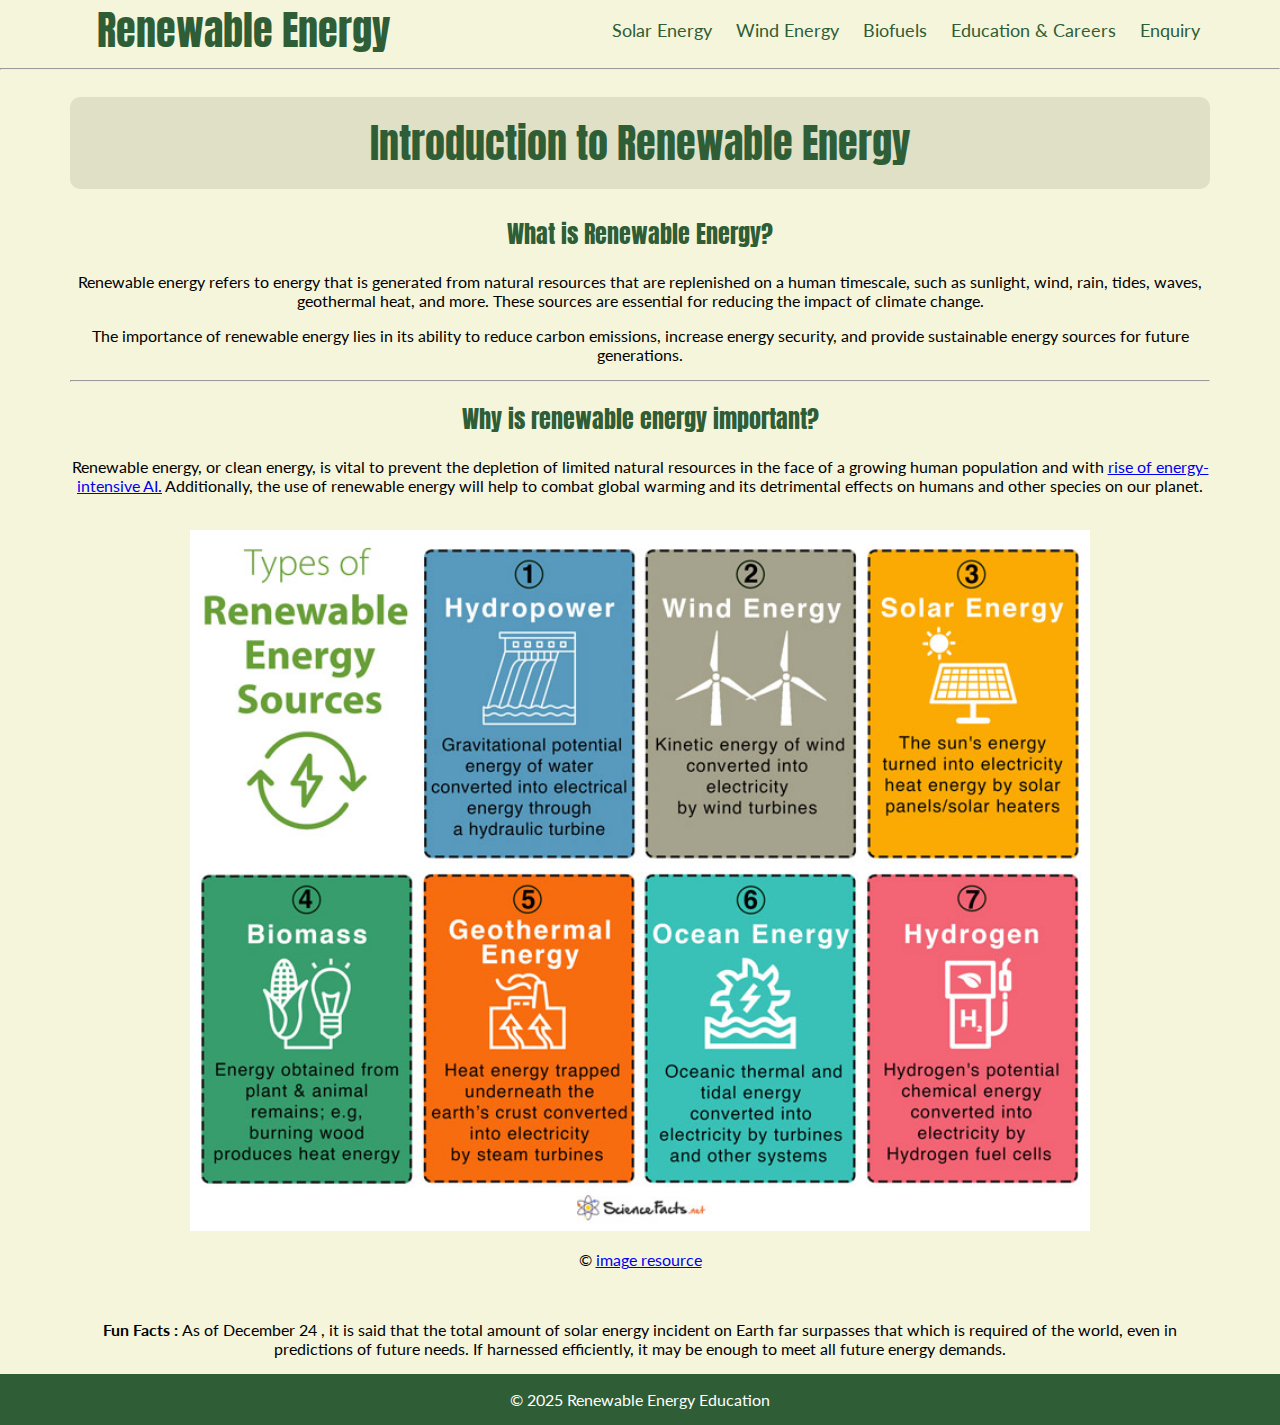
<file: index.html>
<!DOCTYPE html>
<html lang="eng">

<head>
    <title>Renewable Energy Resources</title>
    <link rel="stylesheet" href="style.css" />
    <link rel="preconnect" href="https://fonts.googleapis.com">
    <link rel="preconnect" href="https://fonts.gstatic.com" crossorigin>
    <link href="https://fonts.googleapis.com/css2?family=Anton&display=swap" rel="stylesheet">
    <link href="images/logo2.png" type="img/png" rel="icon"/>

</head>

<body>

    <div class="d-flex nav-container">
        <div class="heading flex-grow-1">
            <h1> &nbsp;&nbsp;&nbsp;Renewable Energy </h1>
        </div>
        <div class="navbar">
            <nav>
                <a href="page2.html">Solar Energy</a>
                <a href="page3.html">Wind Energy</a>
                <a href="page4.html">Biofuels</a>
                <a href="page5.html">Education & Careers</a>
                <a href="page6.html">Enquiry</a>
            </nav>
        </div>
    </div>
    <hr>
    <div class="main">
        <section>
            <h1 class="bg-white py-3 px-4 d-block">Introduction to Renewable Energy</h1>
            <h2>What is Renewable Energy?</h2>
            <p>Renewable energy refers to energy that is generated from natural resources that are replenished on a
                human timescale, such as sunlight, wind, rain, tides, waves, geothermal heat, and more. These sources
                are essential for reducing the impact of climate change.</p>
            <p>The importance of renewable energy lies in its ability to reduce carbon emissions, increase energy
                security, and provide sustainable energy sources for future generations.</p>
            <hr>
            <h2>Why is renewable energy important?</h1>
                <p>Renewable energy, or clean energy, is vital to prevent the depletion of limited natural resources in
                    the
                    face of a growing human population and with <a
                        href="https://www.iea.org/reports/electricity-2024/executive-summary">rise of energy-intensive
                        AI.</a> Additionally, the use of renewable energy will help to combat global warming and its
                    detrimental effects on humans and other species on our planet.</p>
                <br>
                <div class="indexphoto">
                    <img src="images/guide-renewable-energy.jpg" style="width: min(100%, 900px); height: auto;" />
                </div>

                <p class="img1">&copy; <a href="https://www.sciencefacts.net/types-of-renewable-energy.html"> image
                        resource</a></p>
                <br>
                <p><b>Fun Facts : </b> As of <time>December 24 </time>, it is said that the total amount of solar energy
                    incident on Earth far surpasses that which is required of the world, even in predictions of future
                    needs. If harnessed efficiently, it may be enough to meet all future energy demands.</p>


        </section>
    </div>

    <footer>
        <p class="footer-content py-3 px-2">&copy; 2025 Renewable Energy Education</p>
    </footer>

</body>

</html>
</file>
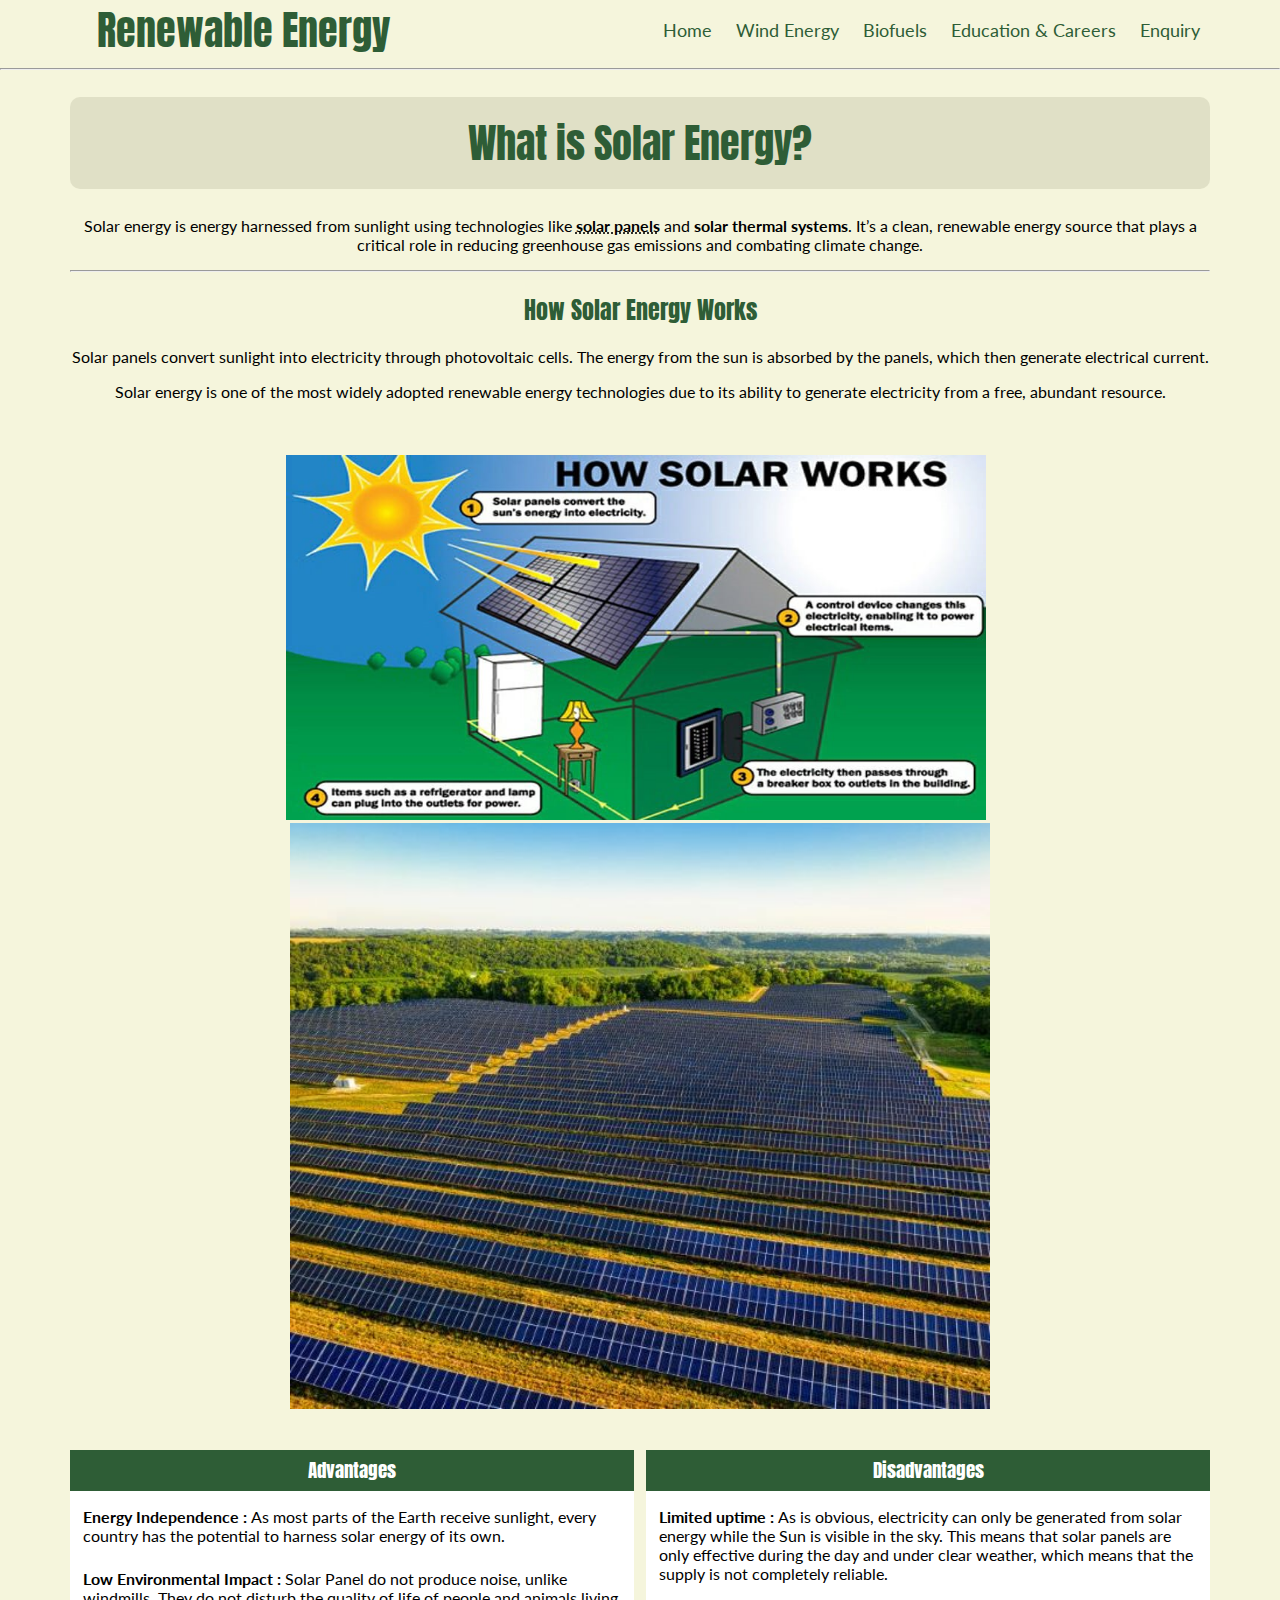
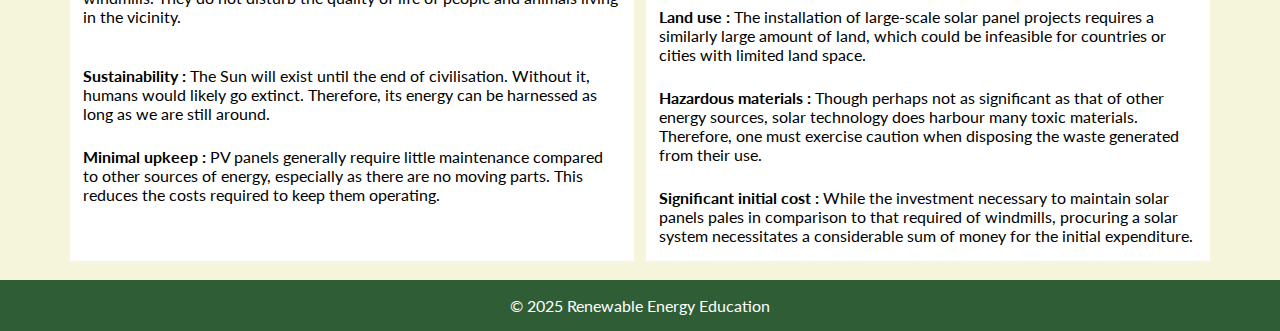
<file: page2.html>
<!DOCTYPE html>
<html lang="eng">

<head>
    <title>Solar Energy</title>
    <link rel="stylesheet" href="style.css" />
    <link rel="preconnect" href="https://fonts.googleapis.com">
    <link rel="preconnect" href="https://fonts.gstatic.com" crossorigin>
    <link href="https://fonts.googleapis.com/css2?family=Anton&display=swap" rel="stylesheet">
    <link href="images/logo2.png" type="img/png" rel="icon"/>
</head>

<body>


    <div class="d-flex nav-container">
        <div class="heading flex-grow-1">
            <h1> &nbsp;&nbsp;&nbsp;Renewable Energy </h1>
        </div>
        <div class="navbar">
            <nav>
                <a href="index.html">Home</a>
                <a href="page3.html">Wind Energy</a>
                <a href="page4.html">Biofuels</a>
                <a href="page5.html">Education & Careers</a>
                <a href="page6.html">Enquiry</a>
            </nav>
        </div>
    </div>

    <hr>
    <div class="main">
        <section>
            <h1 class="bg-white py-3 px-4 d-block">What is Solar Energy?</h1>
            <p>Solar energy is energy harnessed from sunlight using technologies like <abbr
                    title="photovoltaic cells"><b>solar panels</b></abbr> and <b>solar thermal systems</b>. It’s a
                clean, renewable energy source that plays a critical role in reducing greenhouse gas emissions and
                combating climate change.</p>
            <hr>
            <h2>How Solar Energy Works</h2>
            <p>Solar panels convert sunlight into electricity through photovoltaic cells. The energy from the sun is
                absorbed by the panels, which then generate electrical current.</p>
            <p>Solar energy is one of the most widely adopted renewable energy technologies due to its ability to
                generate electricity from a free, abundant resource.</p>
            <br><br>

            <div class="solarwork text-center">
                <img src="images/how_solar_works.jpg" style="width: min(100%, 700px); height: auto;" />
                &nbsp;
                <img src="images/solar-panels-1.jpg" style="width: min(100%, 700px); height: auto;" />
            </div>

            <br><br>

            <div class="d-flex w-100" style="justify-content: space-between;">
                <div class="adv">
                    <h3 class="d-block bg-primary text-white m-0">Advantages</h3>
                    <div class="mt-2"><b>Energy Independence : </b>As most parts of the Earth receive
                        sunlight, every country has the potential to harness solar energy of its own.
                    </div>
                    <div>
                        <b>Low Environmental Impact : </b>Solar Panel do not
                        produce noise,
                        unlike windmills. They do not disturb the quality of life of people and animals living
                        in the
                        vicinity.</p>
                    </div>
                    <div>
                        <b>Sustainability : </b>The Sun will exist until the end of
                        civilisation.
                        Without it, humans would likely go extinct. Therefore, its energy can be harnessed as
                        long as we
                        are still around.
                    </div>
                    <div class="mb-2"><b>Minimal upkeep : </b>PV panels generally require little
                        maintenance
                        compared to other sources of energy, especially as there are no moving parts. This
                        reduces the
                        costs required to keep them operating.</div>
                </div>

                <div class="disadv">
                    <h3 class="d-block bg-primary text-white m-0">Disadvantages</h3>
                    <div>
                        <b>Limited uptime : </b>As is obvious, electricity can only be generated from
                        solar
                        energy while the Sun is visible in the sky. This means that solar panels are only
                        effective
                        during the day and under clear weather, which means that the supply is not completely
                        reliable.
                    </div>
                    <div>
                        <b>Land use : </b>The installation of large-scale solar panel projects requires
                        a
                        similarly large amount of land, which could be infeasible for countries or cities with
                        limited
                        land space.
                    </div>
                    <div>
                        <b>Hazardous materials : </b>Though perhaps not as significant as that of other
                        energy
                        sources, solar technology does harbour many toxic materials. Therefore, one must
                        exercise
                        caution when disposing the waste generated from their use.
                    </div>
                    <div>
                        <b>Significant initial cost : </b>While the investment necessary to maintain
                        solar
                        panels pales in comparison to that required of windmills, procuring a solar system
                        necessitates
                        a considerable sum of money for the initial expenditure.
                    </div>
                </div>
            </div>
        </section>
    </div>

    <br>

    <footer>
        <p class="footer-content py-3 px-2">&copy; 2025 Renewable Energy Education</p>
    </footer>

</body>

</html>
</file>
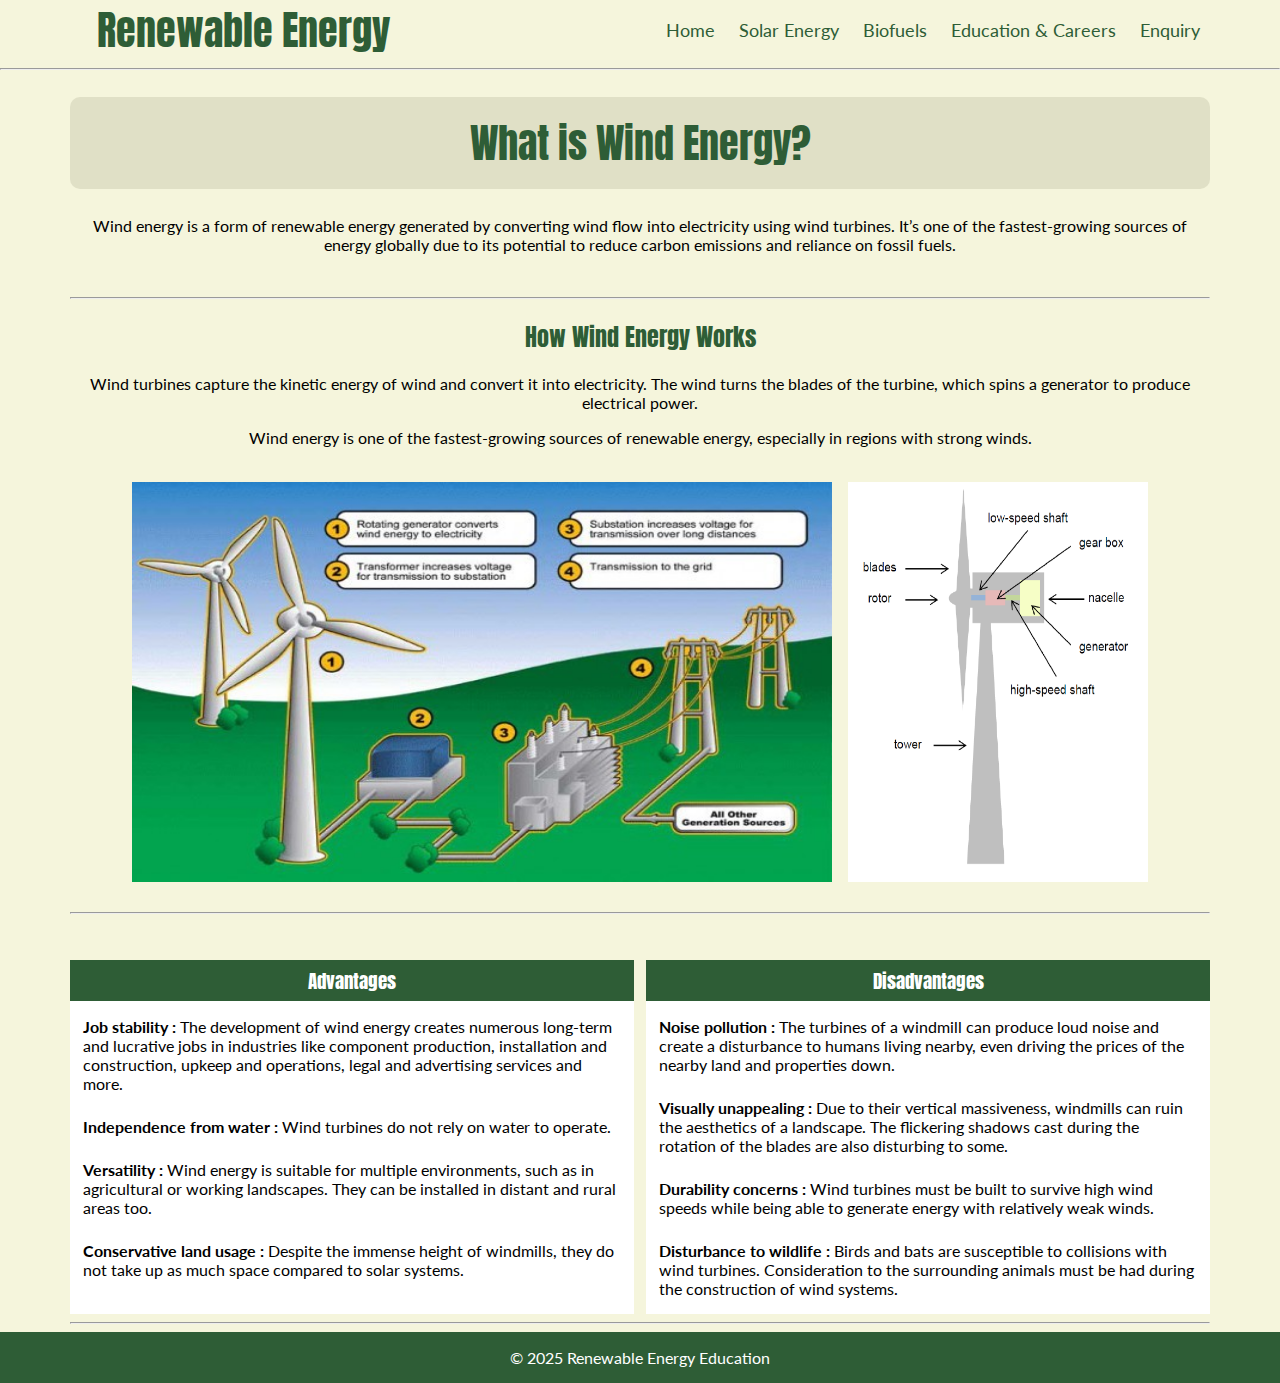
<file: page3.html>
<!DOCTYPE html>
<html lang="eng">

<head>
    <title>Wind energy</title>
    <link rel="stylesheet" href="style.css" />
    <link rel="preconnect" href="https://fonts.googleapis.com">
    <link rel="preconnect" href="https://fonts.gstatic.com" crossorigin>
    <link href="https://fonts.googleapis.com/css2?family=Anton&display=swap" rel="stylesheet">
    <link href="images/logo2.png" type="img/png" rel="icon"/>

</head>

<body>

    <div class="d-flex nav-container">
        <div class="heading flex-grow-1">
            <h1> &nbsp;&nbsp;&nbsp;Renewable Energy </h1>
        </div>
        <div class="navbar">
            <nav>
                <a href="index.html">Home</a>
                <a href="page2.html">Solar Energy</a>
                <a href="page4.html">Biofuels</a>
                <a href="page5.html">Education & Careers</a>
                <a href="page6.html">Enquiry</a>
            </nav>
        </div>
    </div>
    <hr>
    <div class="main">
        <section>
            <h1 class="bg-white py-3 px-4 d-block">What is Wind Energy?</h1>
            <p>Wind energy is a form of renewable energy generated by converting wind flow into electricity using wind
                turbines. It’s one of the fastest-growing sources of energy globally due to its potential to reduce
                carbon emissions and reliance on fossil fuels.</p>
            <br>
            <hr>
            <h2>How Wind Energy Works</h2>
            <p>Wind turbines capture the kinetic energy of wind and convert it into electricity. The wind turns the
                blades of the turbine, which spins a generator to produce electrical power.</p>
            <p>Wind energy is one of the fastest-growing sources of renewable energy, especially in regions with strong
                winds.</p>
            <br>
            <div class="wind">
                <img src="images/wind.jpg" width="700px" height="400px" />&nbsp; &nbsp;
                <img src="images/wind1.png" width="300px" height="400px" />
            </div>
            <br>
            <hr>
            <br>
            <br>


            <div class="d-flex w-100" style="justify-content: space-between;">
                <div class="adv">
                    <h3 class="d-block bg-primary text-white m-0">Advantages</h3>
                    <div>
                        <b>Job stability : </b> The development of wind energy creates numerous
                        long-term and lucrative jobs in industries like component production, installation and
                        construction, upkeep and operations, legal and advertising services and more.
                    </div>
                    <div>
                        <b>Independence from water : </b> Wind turbines do not rely on
                        water to operate.
                    </div>
                    <div>
                        <b>Versatility : </b>Wind energy is suitable for multiple environments, such
                        as in agricultural or working landscapes. They can be installed in distant and rural areas
                        too.
                    </div>
                    <div>
                        <b>Conservative land usage : </b>Despite the immense height of
                        windmills, they do not take up as much space compared to solar systems.
                    </div>
                </div>

                <div class="disadv">
                    <h3 class="d-block bg-primary text-white m-0">Disadvantages</h3>
                    <div>
                        <span id="dis5"><b>Noise pollution : </b>The turbines of a windmill can produce loud noise and
                            create a disturbance to humans living nearby, even driving the prices of the nearby land and
                            properties down.</span>
                    </div>
                    <div>
                        <span id="dis6"><b>Visually unappealing : </b> Due to their vertical massiveness, windmills can
                            ruin the aesthetics of a landscape. The flickering shadows cast during the rotation of the
                            blades are also disturbing to some.</span>
                    </div>
                    <div>
                        <span id="dis7"><b>Durability concerns : </b>Wind turbines must be built to survive high wind
                            speeds while being able to generate energy with relatively weak winds.</span>
                    </div>
                    <div>
                        <span id="dis8"><b>Disturbance to wildlife : </b>Birds and bats are susceptible to collisions
                            with
                            wind turbines. Consideration to the surrounding animals must be had during the construction
                            of wind systems.</span>
                    </div>
                </div>
            </div>
            <hr>

        </section>
    </div>

    <footer>
        <p class="footer-content py-3 px-2">&copy; 2025 Renewable Energy Education</p>
    </footer>

</body>

</html>
</file>
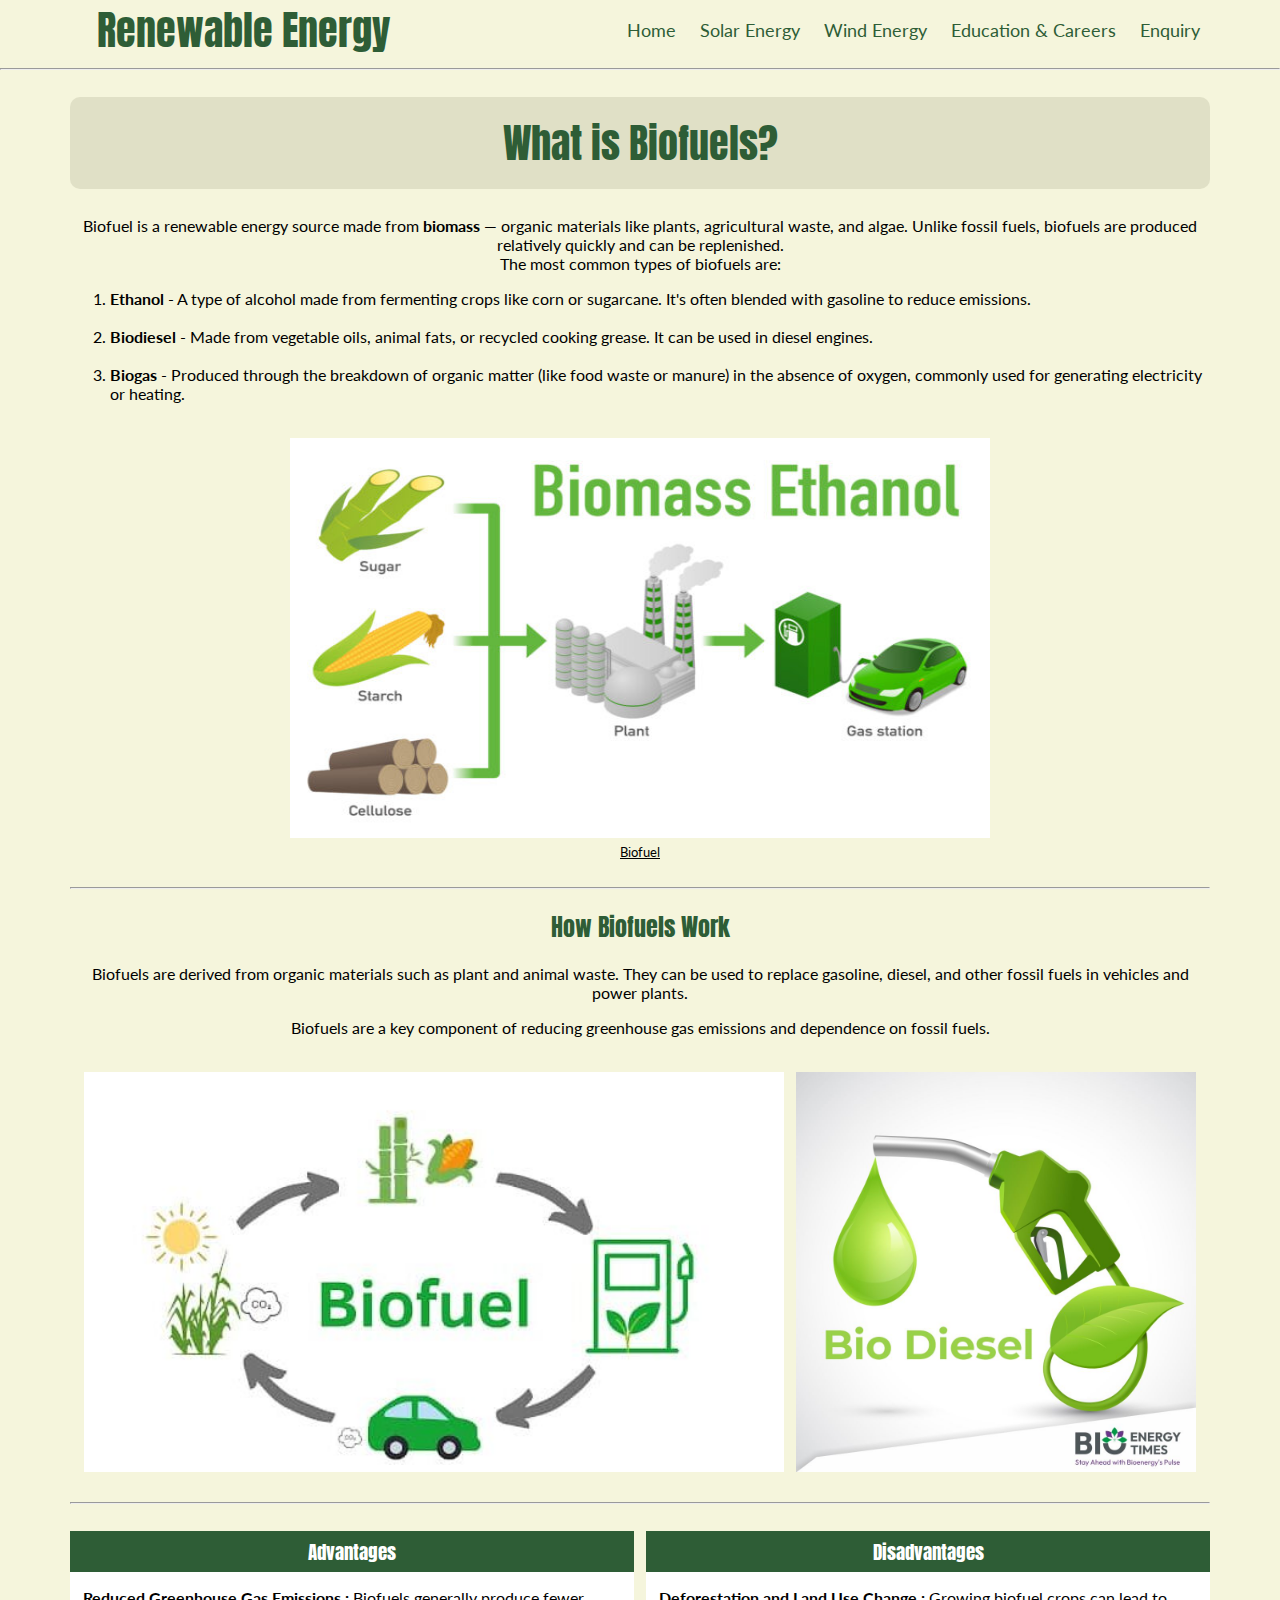
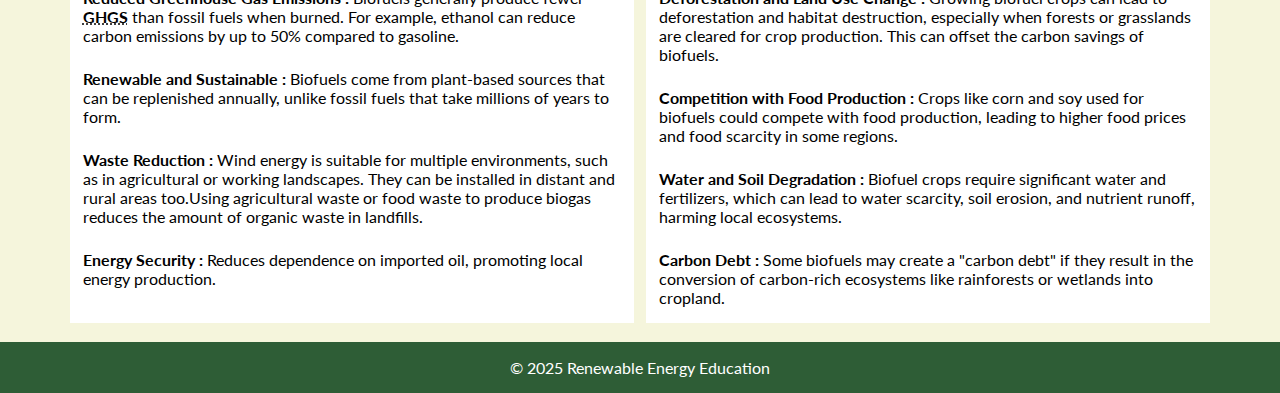
<file: page4.html>
<!DOCTYPE html>
<html lang="eng">

<head>
    <title>Biofuels</title>
    <link rel="stylesheet" href="style.css" />
    <link rel="preconnect" href="https://fonts.googleapis.com">
    <link rel="preconnect" href="https://fonts.gstatic.com" crossorigin>
    <link href="https://fonts.googleapis.com/css2?family=Anton&display=swap" rel="stylesheet">
    <link href="images/logo2.png" type="img/png" rel="icon"/>

</head>

<body>

    <div class="d-flex nav-container">
        <div class="heading flex-grow-1">
            <h1> &nbsp;&nbsp;&nbsp;Renewable Energy </h1>
        </div>
        <div class="navbar">
            <nav>
                <a href="index.html">Home</a>
                <a href="page2.html">Solar Energy</a>
                <a href="page3.html">Wind Energy</a>
                <a href="page5.html">Education & Careers</a>
                <a href="page6.html">Enquiry</a>
            </nav>
        </div>
    </div>
    <hr>
    <div class="main">
        <section>
            <h1 class="bg-white py-3 px-4 d-block">What is Biofuels?</h1>
            <p>Biofuel is a renewable energy source made from <b>biomass</b> — organic materials like plants,
                agricultural waste, and algae. Unlike fossil fuels, biofuels are produced relatively quickly and can be
                replenished. <br>The most common types of biofuels are:</p>
            <ol class="text-left">
                <li><b>Ethanol</b> - A type of alcohol made from fermenting crops like corn or sugarcane. It&apos;s
                    often blended with gasoline to reduce emissions.</li>
                <br>
                <li><b>Biodiesel</b> - Made from vegetable oils, animal fats, or recycled cooking grease. It can be used
                    in diesel engines.</li>
                <br>
                <li><b>Biogas</b> - Produced through the breakdown of organic matter (like food waste or manure) in the
                    absence of oxygen, commonly used for generating electricity or heating.
                </li>
            </ol>
            <br>
            <div class="bio">
                <img src="images/bio1.jpg" width="700px" height="400px" />
                <br>
                <small><u>Biofuel</u></small>
            </div>
            <br>
            <hr>
            <h2>How Biofuels Work</h2>
            <p>Biofuels are derived from organic materials such as plant and animal waste. They can be used to replace
                gasoline, diesel, and other fossil fuels in vehicles and power plants.</p>
            <p>Biofuels are a key component of reducing greenhouse gas emissions and dependence on fossil fuels.</p>
            <br>
            <div class="bio">
                <img src="images/bio2.jpg" width="700px" height="400px" />&nbsp;&nbsp;
                <img src="images/Biodiesel-3.jpg" width="400px" height="400px" />
            </div>
            <br>
            <hr>
            <br>

            <div class="d-flex w-100" style="justify-content: space-between;">
                <div class="adv">
                    <h3 class="d-block bg-primary text-white m-0">Advantages</h3>
                    <div>
                        <span id="adv1"><b>Reduced Greenhouse Gas Emissions : </b>Biofuels generally produce fewer <abbr
                                title="green house gases"><b>GHGS</b></abbr> than fossil fuels when burned. For example,
                            ethanol can reduce carbon emissions by up to 50% compared to gasoline.</span>
                    </div>
                    <div>
                        <span id="adv2"><b>Renewable and Sustainable : </b> Biofuels come from plant-based sources that
                            can be
                            replenished annually, unlike fossil fuels that take millions of years to form.</span>
                    </div>
                    <div>
                        <span id="adv3"><b>Waste Reduction : </b>Wind energy is suitable for multiple environments, such
                            as in
                            agricultural or working landscapes. They can be installed in distant and rural areas
                            too.Using
                            agricultural waste or food waste to produce biogas reduces the amount of organic waste in
                            landfills.</span>
                    </div>
                    <div>
                        <span id="adv4"><b>Energy Security : </b>Reduces dependence on imported oil, promoting local
                            energy
                            production.</span>
                    </div>
                </div>

                <div class="disadv">
                    <h3 class="d-block bg-primary text-white m-0">Disadvantages</h3>
                    <div>
                        <span id="dis9"><b>Deforestation and Land Use Change : </b>Growing biofuel crops can lead to
                            deforestation and habitat destruction, especially when forests or grasslands are cleared for
                            crop production. This can offset the carbon savings of biofuels.</span>
                    </div>
                    <div>
                        <span id="dis10"><b>Competition with Food Production : </b> Crops like corn and soy used for
                            biofuels
                            could compete with food production, leading to higher food prices and food scarcity in some
                            regions.</span>
                    </div>
                    <div>
                        <span id="dis11"><b>Water and Soil Degradation : </b>Biofuel crops require significant water and
                            fertilizers, which can lead to water scarcity, soil erosion, and nutrient runoff, harming
                            local
                            ecosystems.</span>
                    </div>
                    <div>
                        <span id="dis12"><b>Carbon Debt : </b>Some biofuels may create a "carbon debt" if they result in
                            the
                            conversion of carbon-rich ecosystems like rainforests or wetlands into cropland.</span>
                    </div>
                </div>
            </div>
            <br>

        </section>
    </div>

    <footer>
        <p class="footer-content py-3 px-2">&copy; 2025 Renewable Energy Education</p>
    </footer>

</body>

</html>
</file>
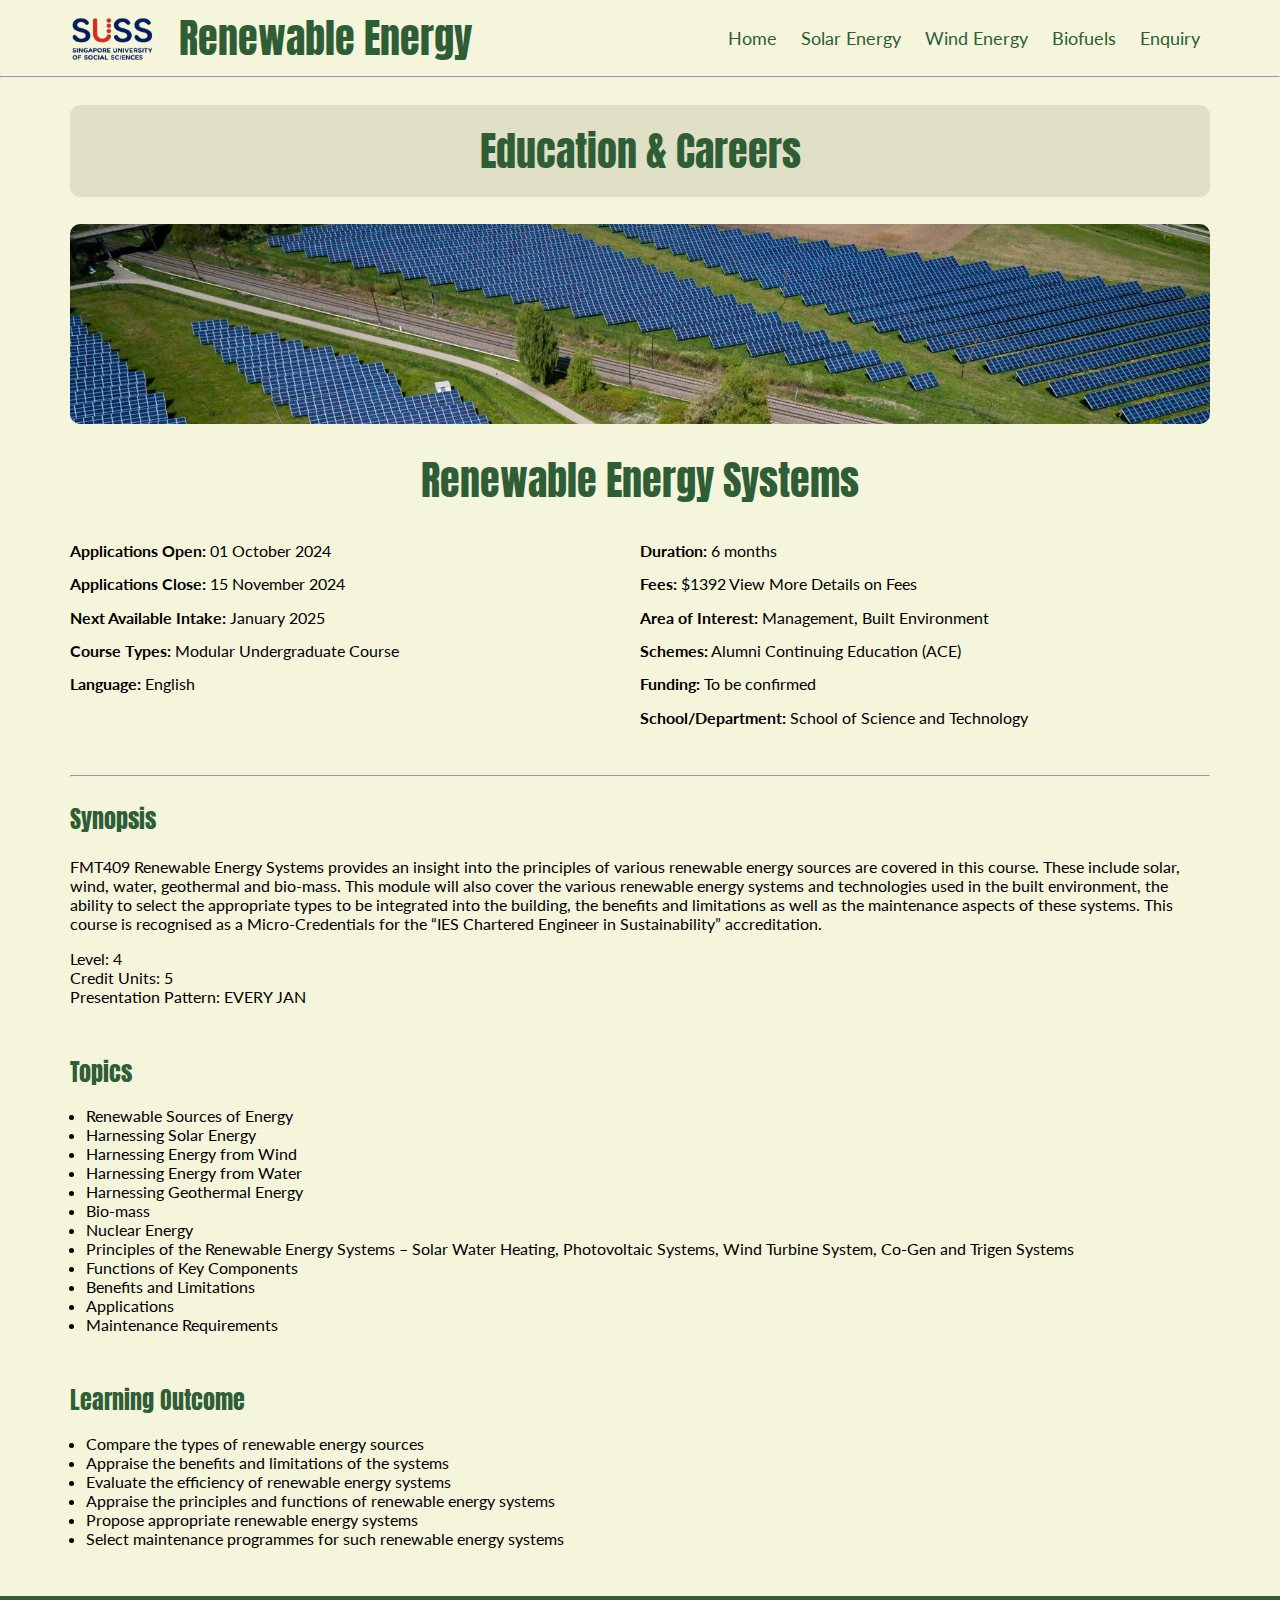
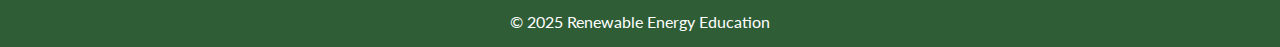
<file: page5.html>
<!DOCTYPE html>
<html lang="eng">

<head>
    <title>Education & Careers</title>
    <link rel="stylesheet" href="style.css" />
    <link rel="preconnect" href="https://fonts.googleapis.com">
    <link rel="preconnect" href="https://fonts.gstatic.com" crossorigin>
    <link href="https://fonts.googleapis.com/css2?family=Anton&display=swap" rel="stylesheet">
    <link href="images/logo2.png" type="img/png" rel="icon" />
    <style>
        .detail {
            width: 50%;
            text-align: left;
        }

        .detail>* {
            padding-top: .9rem;
        }

        .page5-bg {
            background-image: url('images/page5.jpeg');
            background-size: cover;
            background-repeat: no-repeat;
            width: 100%;
            padding-top: 200px;
            border-radius: 10px;
        }

        .heading > * {
            vertical-align: middle;
        }
    </style>
</head>

<body>
    <div class="d-flex nav-container">
        <div class="heading flex-grow-1 mt-2">
            <img src="images/app-logo.png" alt="app-logo" width="auto" height="50px">
            <h1> &nbsp;&nbsp;Renewable Energy </h1>
        </div>
        <div class="navbar mt-2">
            <nav>
                <a href="index.html">Home</a>
                <a href="page2.html">Solar Energy</a>
                <a href="page3.html">Wind Energy</a>
                <a href="page4.html">Biofuels</a>
                <a href="page6.html">Enquiry</a>
            </nav>
        </div>
    </div>
    <hr>
    <div class="main">
        <h1 class="bg-white py-3 px-4 d-block">Education & Careers</h1>

        <div class="page5-bg"></div>

        <h1 class="mb-3 d-block">Renewable Energy Systems</h1>
        <div class="d-flex">
            <div class="detail">
                <div><b>Applications Open:</b> 01 October 2024</div>
                <div><b>Applications Close:</b> 15 November 2024</div>
                <div><b>Next Available Intake:</b> January 2025</div>
                <div><b>Course Types:</b> Modular Undergraduate Course</div>
                <div><b>Language:</b> English</div>
            </div>
            <div class="detail">
                <div><b>Duration:</b> 6 months</div>
                <div><b>Fees:</b> $1392 View More Details on Fees</div>
                <div><b>Area of Interest:</b> Management, Built Environment</div>
                <div><b>Schemes:</b> Alumni Continuing Education (ACE)</div>
                <div><b>Funding:</b> To be confirmed</div>
                <div><b>School/Department:</b> School of Science and Technology</div>
            </div>
        </div>

        <div class="mt-5 mb-4">
            <hr>
        </div>

        <div class="text-left">
            <h2>Synopsis</h2>
            FMT409 Renewable Energy Systems provides an insight into the principles of various renewable energy sources
            are covered in this course. These include solar, wind, water, geothermal and bio-mass. This module will also
            cover the various renewable energy systems and technologies used in the built environment, the ability to
            select the appropriate types to be integrated into the building, the benefits and limitations as well as the
            maintenance aspects of these systems. This course is recognised as a Micro-Credentials for the “IES
            Chartered Engineer in Sustainability” accreditation.

            <div class="my-3">
                <div>Level: 4</div>
                <div>Credit Units: 5</div>
                <div>Presentation Pattern: EVERY JAN</div>
            </div>

            <h2 class="mb-3 mt-5">Topics</h2>
            <ul class="ps-3 m-0">
                <li>Renewable Sources of Energy</li>
                <li>Harnessing Solar Energy</li>
                <li>Harnessing Energy from Wind</li>
                <li>Harnessing Energy from Water</li>
                <li>Harnessing Geothermal Energy</li>
                <li>Bio-mass</li>
                <li>Nuclear Energy</li>
                <li>Principles of the Renewable Energy Systems – Solar Water Heating, Photovoltaic Systems, Wind Turbine
                    System,
                    Co-Gen and Trigen Systems</li>
                <li>Functions of Key Components</li>
                <li>Benefits and Limitations</li>
                <li>Applications</li>
                <li>Maintenance Requirements</li>
            </ul>
            <h2 class="mb-3 mt-5">Learning Outcome</h2>
            <ul class="ps-3 m-0">
                <li>Compare the types of renewable energy sources</li>
                <li>Appraise the benefits and limitations of the systems</li>
                <li>Evaluate the efficiency of renewable energy systems</li>
                <li>Appraise the principles and functions of renewable energy systems</li>
                <li>Propose appropriate renewable energy systems</li>
                <li>Select maintenance programmes for such renewable energy systems</li>
            </ul>
        </div>

    </div>

    <footer>
        <p class="footer-content py-3 px-2 mt-5">&copy; 2025 Renewable Energy Education</p>
    </footer>

</body>

</html>
</file>
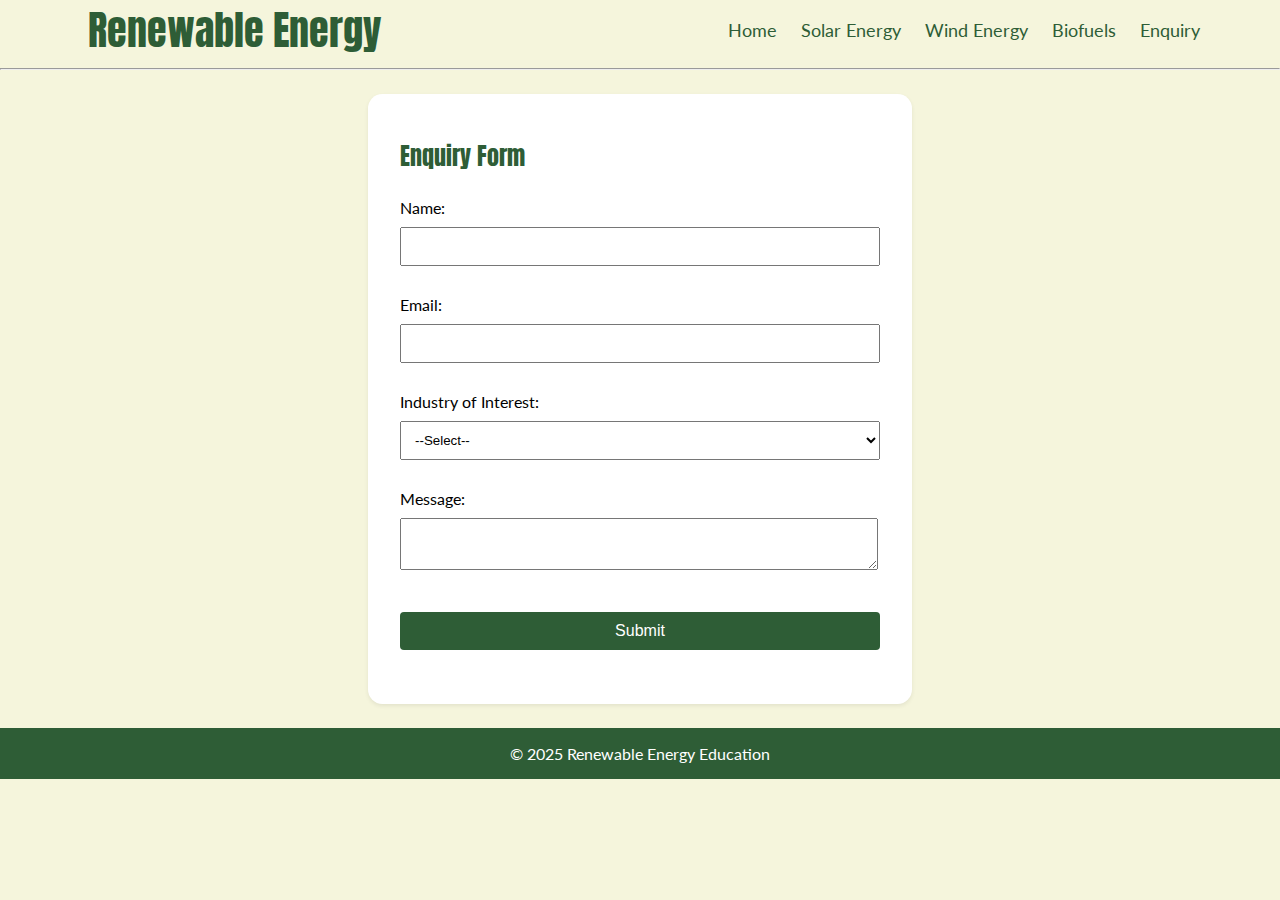
<file: page6.html>
<!DOCTYPE html>
<html lang="eng">

<head>
    <title>Enquiry</title>
    <link rel="stylesheet" href="style.css" />
    <link rel="preconnect" href="https://fonts.googleapis.com">
    <link rel="preconnect" href="https://fonts.gstatic.com" crossorigin>
    <link href="https://fonts.googleapis.com/css2?family=Anton&display=swap" rel="stylesheet">
    <script type="text/javascript" src="js/form.js"></script>
    <link href="images/logo2.png" type="img/png" rel="icon"/>
    <style>      
    </style>
</head>

<body>

    <div class="d-flex nav-container">
        <div class="heading flex-grow-1">
            <h1> &nbsp;&nbsp;Renewable Energy </h1>
        </div>
        <div class="navbar">
            <nav>
                <a href="index.html">Home</a>
                <a href="page2.html">Solar Energy</a>
                <a href="page3.html">Wind Energy</a>
                <a href="page4.html">Biofuels</a>
                <a href="page6.html">Enquiry</a>
            </nav>
        </div>
    </div>
    <hr>
    <div class="main">
        
        <form id="enquiryForm" class="shadow-sm my-4" onsubmit="return validateForm()">
            <h2 class="m-0 mb-4">Enquiry Form</h2>

            <label for="name">Name:</label><br>
            <input type="text" id="name" name="name" required><br><br>

            <label for="email">Email:</label><br>
            <input type="email" id="email" name="email" required><br><br>

            <label for="industry">Industry of Interest:</label><br>
            <select id="industry" name="industry" required>
                <option value="" disabled selected>--Select--</option>
                <option value="Solar">Solar</option>
                <option value="Wind">Wind</option>
                <option value="Biofuels">Biofuels</option>
            </select><br><br>

            <label for="message">Message:</label><br>
            <textarea id="message" name="message" required></textarea><br><br>

            <input type="submit" value="Submit" />
        </form>
    </div>

    <footer>
        <p class="footer-content py-3 px-2">&copy; 2025 Renewable Energy Education</p>
    </footer>

</body>

</html>
</file>
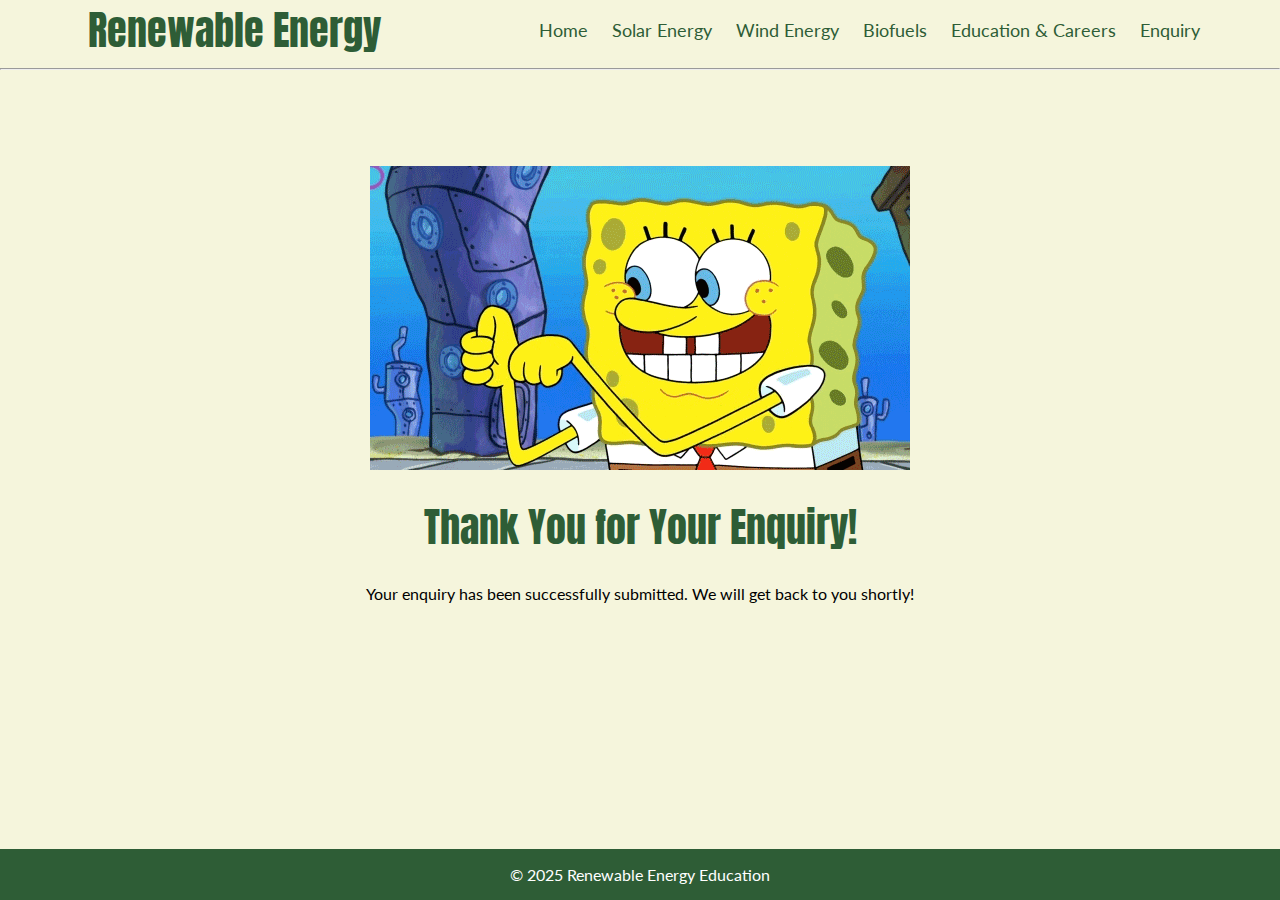
<file: page7.html>
<!DOCTYPE html>
<html lang="eng">

<head>
    <title>Submission successfully</title>
    <link rel="stylesheet" href="style.css" />
    <link rel="preconnect" href="https://fonts.googleapis.com">
    <link rel="preconnect" href="https://fonts.gstatic.com" crossorigin>
    <link href="https://fonts.googleapis.com/css2?family=Anton&display=swap" rel="stylesheet">
    <link href="images/logo2.png" type="img/png" rel="icon"/>
    <style>
        footer {
            position: fixed;
            bottom: 0;
            width: 100%;
        }
    </style>
</head>

<body>

    <div class="d-flex nav-container">
        <div class="heading flex-grow-1">
            <h1> &nbsp;&nbsp;Renewable Energy </h1>
        </div>
        <div class="navbar">
            <nav>
                <a href="index.html">Home</a>
                <a href="page2.html">Solar Energy</a>
                <a href="page3.html">Wind Energy</a>
                <a href="page4.html">Biofuels</a>
                <a href="page5.html">Education & Careers</a>
                <a href="page6.html">Enquiry</a>
            </nav>
        </div>
    </div>
    <hr>
    <div class="main mt-5 pt-5">
        <img class="d-block m-auto" src="images/goodjob.gif" />
        <h1 class="d-block">Thank You for Your Enquiry!</h1>
        <p class="d-block">Your enquiry has been successfully submitted. We will get back to you shortly!</p>
    </div>

    <footer>
        <p class="footer-content py-3 px-2">&copy; 2025 Renewable Energy Education</p>
    </footer>

</body>

</html>
</file>
<file: style.css>
@import url('https://fonts.googleapis.com/css2?family=Lato:ital,wght@0,100;0,300;0,400;0,700;0,900;1,100;1,300;1,400;1,700;1,900&display=swap');
:root {
    --main-color: #2E5D36;
}

body {
    background-color: #F5F5DC;
    margin: 0;
    font-family: 'Lato', sans-serif;
}

body>div,
.footer-content {
    max-width: 1140px;
    margin: auto;
}

h1 {
    font-family: "Anton", sans-serif;
    font-weight: 400;
    font-style: normal;
    color: var(--main-color);
    font-size: 40px;
    display: inline;

}

.bg-primary {
    background-color: var(--main-color);
}

.text-white {
    color: white;
}

.text-center {
    text-align: center;
}

h1,
h2,
h3,
h4,
h5 {
    font-family: "Anton", sans-serif;
    font-weight: 400;
    font-style: normal;
    color: var(--main-color);
}

.heading {
    display: inline;


}


.navbar {
    display: inline;
    

}

footer {
    text-align: center;
    background-color: var(--main-color);
    color: white;
}

nav {
    margin-top: 10px;
    color: #2E5D36;
    display: inline;
}

nav a {
    margin: 0 10px;
    text-decoration: none;
    color: #2E5D36;
    font-size: 18px;
}

nav a:hover {
    text-decoration: underline;
    color: rgba(78, 174, 22, 0.767);
    text-shadow: 5cm;
}

.nav-container {
    justify-content: center;
    align-items: center;
}

.main {
    text-align: center;
}

.adv,
.disadv {
    width: calc((100% / 2) - 6px);
    background-color: white;
}

.adv > .bg-primary, .disadv > .bg-primary {
    padding: .4rem 0;
}

.adv>div,
.disadv>div {
    text-align: left;
    padding: .5rem .8rem;
    margin: .5rem 0;
    font-size: 1rem;
}


form {
    text-align: left;
    margin: auto;
    width: min(calc(100% - 20px), 480px);
    background-color: #fff;
    padding: 2.75rem 2rem;
    border-radius: .9rem;
}

form input, form select, form textarea {
    width: 100%;
    padding: 10px;
    margin: 10px 0;
}

form input, form textarea {
    width: calc(100% - 24px);
}

form input[type="submit"] {
    background-color: var(--main-color);
    color: white;
    padding: 10px 20px;
    border: none;
    width: 100%;
    cursor: pointer;
    font-size: 1rem;
    border-radius: 4px;
}

.text-left {
    text-align: left;
}

.bg-white {
    background-color: #e0e0c6 !important;
    border-radius: 10px;
}

.d-flex {
    display: flex !important;
}

.d-block {
    display: block !important;
}

.flex-row {
    flex-direction: row;
}

.flex-column {
    flex-direction: column;
}

.flex-grow-1 {
    flex-grow: 1 !important;
}


.m-0 {
    margin: 0 !important;
}

.m-1 {
    margin: 0.25rem !important;
}

.m-2 {
    margin: 0.5rem !important;
}

.m-3 {
    margin: 1rem !important;
}

.m-4 {
    margin: 1.5rem !important;
}

.m-5 {
    margin: 3rem !important;
}

.m-auto {
    margin: auto !important;
}

.mx-0 {
    margin-right: 0 !important;
    margin-left: 0 !important;
}

.mx-1 {
    margin-right: 0.25rem !important;
    margin-left: 0.25rem !important;
}

.mx-2 {
    margin-right: 0.5rem !important;
    margin-left: 0.5rem !important;
}

.mx-3 {
    margin-right: 1rem !important;
    margin-left: 1rem !important;
}

.mx-4 {
    margin-right: 1.5rem !important;
    margin-left: 1.5rem !important;
}

.mx-5 {
    margin-right: 3rem !important;
    margin-left: 3rem !important;
}

.mx-auto {
    margin-right: auto !important;
    margin-left: auto !important;
}

.my-0 {
    margin-top: 0 !important;
    margin-bottom: 0 !important;
}

.my-1 {
    margin-top: 0.25rem !important;
    margin-bottom: 0.25rem !important;
}

.my-2 {
    margin-top: 0.5rem !important;
    margin-bottom: 0.5rem !important;
}

.my-3 {
    margin-top: 1rem !important;
    margin-bottom: 1rem !important;
}

.my-4 {
    margin-top: 1.5rem !important;
    margin-bottom: 1.5rem !important;
}

.my-5 {
    margin-top: 3rem !important;
    margin-bottom: 3rem !important;
}

.my-auto {
    margin-top: auto !important;
    margin-bottom: auto !important;
}

.mt-0 {
    margin-top: 0 !important;
}

.mt-1 {
    margin-top: 0.25rem !important;
}

.mt-2 {
    margin-top: 0.5rem !important;
}

.mt-3 {
    margin-top: 1rem !important;
}

.mt-4 {
    margin-top: 1.5rem !important;
}

.mt-5 {
    margin-top: 3rem !important;
}

.mt-auto {
    margin-top: auto !important;
}

.me-0 {
    margin-right: 0 !important;
}

.me-1 {
    margin-right: 0.25rem !important;
}

.me-2 {
    margin-right: 0.5rem !important;
}

.me-3 {
    margin-right: 1rem !important;
}

.me-4 {
    margin-right: 1.5rem !important;
}

.me-5 {
    margin-right: 3rem !important;
}

.me-auto {
    margin-right: auto !important;
}

.mb-0 {
    margin-bottom: 0 !important;
}

.mb-1 {
    margin-bottom: 0.25rem !important;
}

.mb-2 {
    margin-bottom: 0.5rem !important;
}

.mb-3 {
    margin-bottom: 1rem !important;
}

.mb-4 {
    margin-bottom: 1.5rem !important;
}

.mb-5 {
    margin-bottom: 3rem !important;
}

.mb-auto {
    margin-bottom: auto !important;
}

.ms-0 {
    margin-left: 0 !important;
}

.ms-1 {
    margin-left: 0.25rem !important;
}

.ms-2 {
    margin-left: 0.5rem !important;
}

.ms-3 {
    margin-left: 1rem !important;
}

.ms-4 {
    margin-left: 1.5rem !important;
}

.ms-5 {
    margin-left: 3rem !important;
}

.ms-auto {
    margin-left: auto !important;
}

.p-0 {
    padding: 0 !important;
}

.p-1 {
    padding: 0.25rem !important;
}

.p-2 {
    padding: 0.5rem !important;
}

.p-3 {
    padding: 1rem !important;
}

.p-4 {
    padding: 1.5rem !important;
}

.p-5 {
    padding: 3rem !important;
}

.px-0 {
    padding-right: 0 !important;
    padding-left: 0 !important;
}

.px-1 {
    padding-right: 0.25rem !important;
    padding-left: 0.25rem !important;
}

.px-2 {
    padding-right: 0.5rem !important;
    padding-left: 0.5rem !important;
}

.px-3 {
    padding-right: 1rem !important;
    padding-left: 1rem !important;
}

.px-4 {
    padding-right: 1.5rem !important;
    padding-left: 1.5rem !important;
}

.px-5 {
    padding-right: 3rem !important;
    padding-left: 3rem !important;
}

.py-0 {
    padding-top: 0 !important;
    padding-bottom: 0 !important;
}

.py-1 {
    padding-top: 0.25rem !important;
    padding-bottom: 0.25rem !important;
}

.py-2 {
    padding-top: 0.5rem !important;
    padding-bottom: 0.5rem !important;
}

.py-3 {
    padding-top: 1rem !important;
    padding-bottom: 1rem !important;
}

.py-4 {
    padding-top: 1.5rem !important;
    padding-bottom: 1.5rem !important;
}

.py-5 {
    padding-top: 3rem !important;
    padding-bottom: 3rem !important;
}

.pt-0 {
    padding-top: 0 !important;
}

.pt-1 {
    padding-top: 0.25rem !important;
}

.pt-2 {
    padding-top: 0.5rem !important;
}

.pt-3 {
    padding-top: 1rem !important;
}

.pt-4 {
    padding-top: 1.5rem !important;
}

.pt-5 {
    padding-top: 3rem !important;
}

.pe-0 {
    padding-right: 0 !important;
}

.pe-1 {
    padding-right: 0.25rem !important;
}

.pe-2 {
    padding-right: 0.5rem !important;
}

.pe-3 {
    padding-right: 1rem !important;
}

.pe-4 {
    padding-right: 1.5rem !important;
}

.pe-5 {
    padding-right: 3rem !important;
}

.pb-0 {
    padding-bottom: 0 !important;
}

.pb-1 {
    padding-bottom: 0.25rem !important;
}

.pb-2 {
    padding-bottom: 0.5rem !important;
}

.pb-3 {
    padding-bottom: 1rem !important;
}

.pb-4 {
    padding-bottom: 1.5rem !important;
}

.pb-5 {
    padding-bottom: 3rem !important;
}

.ps-0 {
    padding-left: 0 !important;
}

.ps-1 {
    padding-left: 0.25rem !important;
}

.ps-2 {
    padding-left: 0.5rem !important;
}

.ps-3 {
    padding-left: 1rem !important;
}

.ps-4 {
    padding-left: 1.5rem !important;
}

.ps-5 {
    padding-left: 3rem !important;
}

.shadow-sm {
    box-shadow: 0 0.125rem 0.25rem rgba(0, 0, 0, 0.075) !important;
}

.border {
    border: 1px solid rgba(0, 0, 0, 0.35) !important;
}
</file>
